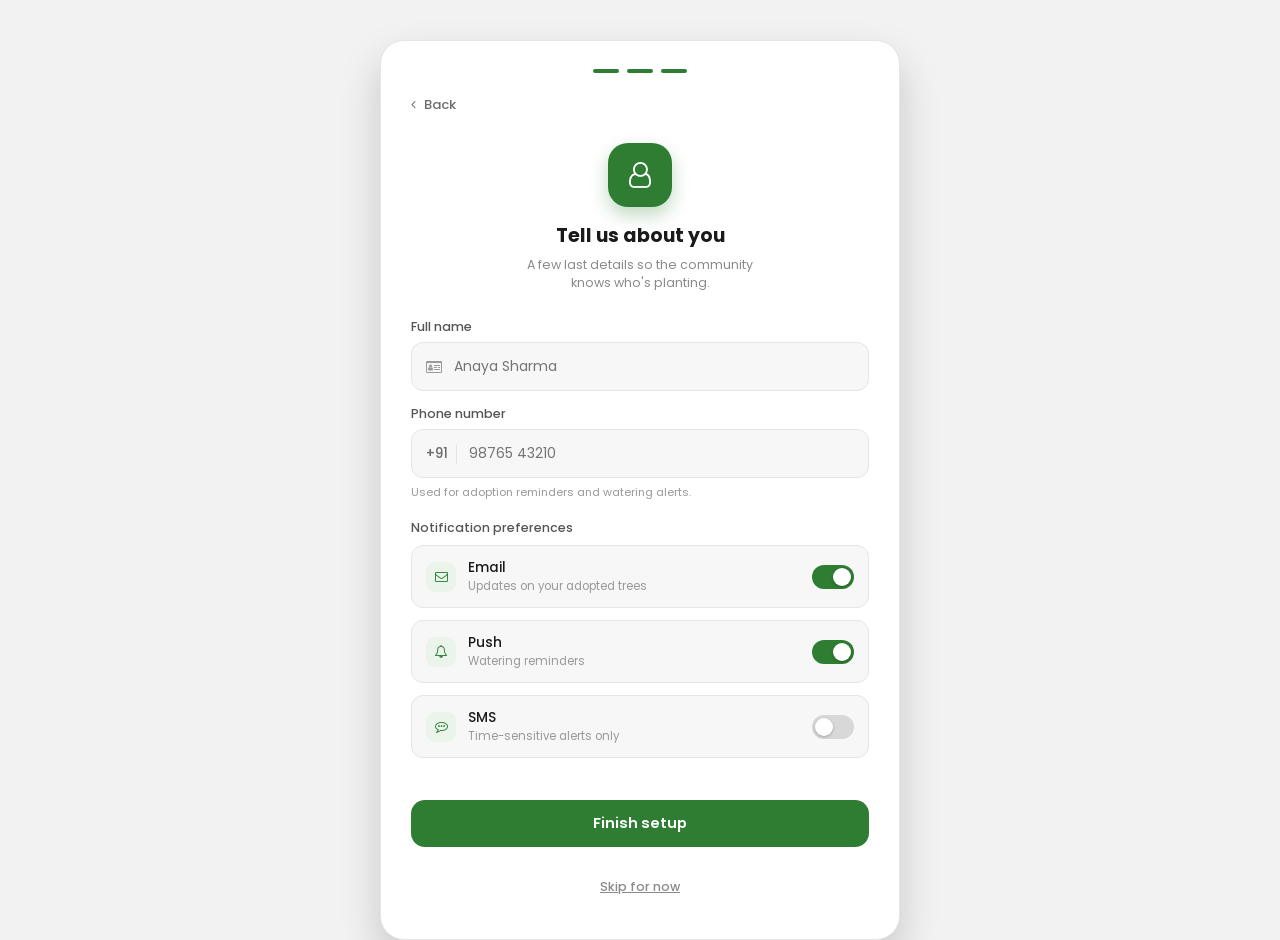
<file: templates/details.html>
<!DOCTYPE html>
<html lang="en">
<head>
<meta charset="utf-8" />
<title>Your Details · TreeSaathi</title>
<meta name="viewport" content="width=device-width, initial-scale=1, viewport-fit=cover" />
<link rel="preconnect" href="https://fonts.googleapis.com">
<link rel="preconnect" href="https://fonts.gstatic.com" crossorigin>
<link href="https://fonts.googleapis.com/css2?family=Poppins:wght@400;500;600;700&display=swap" rel="stylesheet">
<link rel="stylesheet" href="https://cdnjs.cloudflare.com/ajax/libs/font-awesome/4.7.0/css/font-awesome.min.css">
<style>
  /* ============ BASE ============ */
  * { box-sizing: border-box; }

  html, body {
    height: 100%;
    margin: 0;
    padding: 0;
  }

  body {
    font-family: 'Poppins', sans-serif;
    background: #f2f2f2;
    overscroll-behavior: none;
  }

  a { text-decoration: none; color: inherit; }
  button { font-family: inherit; }

  .app-shell {
    height: 100vh;
    height: 100dvh;
    width: 100%;
    margin: 0 auto;
    overflow: hidden;
    position: relative;
    display: flex;
    flex-direction: column;
    background: #fff;
  }

  @media (min-width: 640px) {
    .app-shell {
      max-width: 480px;
      height: min(100vh, 900px);
      height: min(100dvh, 900px);
      margin: 24px auto;
      border-radius: 24px;
      box-shadow: 0 20px 40px rgba(0, 0, 0, 0.18);
      border: 1px solid #e5e5e5;
    }
  }

  @media (min-width: 1024px) {
    .app-shell {
      max-width: 520px;
      margin: 40px auto;
    }
  }

  /* ============ DETAILS PAGE ============ */
  .signup-shell {
    flex: 1;
    min-height: 0;
    display: flex;
    flex-direction: column;
    padding: 0 30px;
    overflow-y: auto;
    -webkit-overflow-scrolling: touch;
  }

  .step-track {
    display: flex;
    justify-content: center;
    gap: 8px;
    padding-top: 28px;
    flex-shrink: 0;
  }

  .step-dot {
    width: 26px;
    height: 4px;
    border-radius: 2px;
    background: #e5e5e5;
  }

  .step-dot.active,
  .step-dot.done { background: #2e7d32; }

  .back-row {
    padding-top: 18px;
    flex-shrink: 0;
  }

  .back-btn {
    display: inline-flex;
    align-items: center;
    gap: 8px;
    background: none;
    border: none;
    color: #6b6b6b;
    font-size: 13px;
    font-weight: 500;
    cursor: pointer;
    padding: 0;
  }

  .back-btn:hover { color: #1a1a1a; }

  .signup-brand {
    display: flex;
    flex-direction: column;
    align-items: center;
    padding-top: 3vh;
    padding-bottom: 26px;
    text-align: center;
    flex-shrink: 0;
  }

  .signup-brand .icon-circle {
    width: 64px;
    height: 64px;
    border-radius: 20px;
    background: #2e7d32;
    color: #fff;
    display: flex;
    align-items: center;
    justify-content: center;
    font-size: 26px;
    margin-bottom: 14px;
    box-shadow: 0 8px 18px rgba(46, 125, 50, 0.3);
  }

  .signup-brand h1 {
    margin: 0 0 6px;
    font-size: 19px;
    font-weight: 700;
    color: #1a1a1a;
  }

  .signup-brand p {
    margin: 0;
    font-size: 12.5px;
    color: #8a8a8a;
    max-width: 260px;
  }

  #details-form {
    display: flex;
    flex-direction: column;
    gap: 14px;
    flex-shrink: 0;
    padding-bottom: 10px;
  }

  .form-group {
    display: flex;
    flex-direction: column;
    gap: 6px;
  }

  .form-group label {
    font-size: 12.5px;
    font-weight: 500;
    color: #555;
  }

  .input-wrap {
    display: flex;
    align-items: center;
    gap: 10px;
    background: #f7f7f7;
    border: 1px solid #e5e5e5;
    border-radius: 12px;
    padding: 12px 14px;
    transition: border-color 0.15s ease, background 0.15s ease;
  }

  .input-wrap:focus-within {
    border-color: #2e7d32;
    background: #fff;
  }

  .input-wrap i { color: #9a9a9a; font-size: 14px; width: 16px; text-align: center; }

  .input-wrap input {
    border: none;
    outline: none;
    background: none;
    font-family: inherit;
    font-size: 14px;
    color: #1a1a1a;
    width: 100%;
  }

  .input-wrap .country-code {
    font-size: 13.5px;
    color: #6b6b6b;
    font-weight: 500;
    padding-right: 8px;
    border-right: 1px solid #e5e5e5;
    flex-shrink: 0;
  }

  .field-hint {
    font-size: 11px;
    color: #999;
    margin: 0;
  }

  /* Notification preferences */
  .pref-section {
    display: flex;
    flex-direction: column;
    gap: 4px;
    margin-top: 4px;
  }

  .pref-section > label {
    font-size: 12.5px;
    font-weight: 500;
    color: #555;
    margin-bottom: 4px;
  }

  .pref-row {
    display: flex;
    align-items: center;
    justify-content: space-between;
    padding: 12px 14px;
    background: #f7f7f7;
    border: 1px solid #e5e5e5;
    border-radius: 12px;
  }

  .pref-row + .pref-row { margin-top: 8px; }

  .pref-copy { display: flex; align-items: center; gap: 12px; }

  .pref-copy i {
    width: 30px;
    height: 30px;
    border-radius: 9px;
    background: #eaf4ea;
    color: #2e7d32;
    display: flex;
    align-items: center;
    justify-content: center;
    font-size: 13px;
    flex-shrink: 0;
  }

  .pref-copy .pref-title {
    font-size: 13.5px;
    font-weight: 500;
    color: #1a1a1a;
  }

  .pref-copy .pref-sub {
    font-size: 11.5px;
    color: #999;
  }

  .switch {
    position: relative;
    width: 42px;
    height: 24px;
    flex-shrink: 0;
  }

  .switch input {
    opacity: 0;
    width: 0;
    height: 0;
  }

  .switch-track {
    position: absolute;
    inset: 0;
    background: #d8d8d8;
    border-radius: 999px;
    cursor: pointer;
    transition: background 0.18s ease;
  }

  .switch-track::before {
    content: '';
    position: absolute;
    width: 18px;
    height: 18px;
    left: 3px;
    top: 3px;
    background: #fff;
    border-radius: 50%;
    transition: transform 0.18s ease;
    box-shadow: 0 1px 3px rgba(0,0,0,0.25);
  }

  .switch input:checked + .switch-track {
    background: #2e7d32;
  }

  .switch input:checked + .switch-track::before {
    transform: translateX(18px);
  }

  .error-text {
    font-size: 12px;
    color: #c0392b;
    margin: -6px 0 0;
    min-height: 14px;
  }

  .btn-primary {
    margin-top: 6px;
    width: 100%;
    background: #2e7d32;
    color: #fff;
    border: none;
    border-radius: 14px;
    padding: 13px 0;
    font-size: 14.5px;
    font-weight: 600;
    cursor: pointer;
    transition: background 0.15s ease;
  }

  .btn-primary:hover { background: #256628; }
  .btn-primary:disabled { background: #a8c9aa; cursor: not-allowed; }

  .skip-row {
    text-align: center;
    padding: 16px 0 30px;
    flex-shrink: 0;
  }

  .skip-row button {
    background: none;
    border: none;
    color: #8a8a8a;
    font-size: 12.5px;
    font-weight: 500;
    cursor: pointer;
    text-decoration: underline;
  }
</style>
</head>
<body>
  <div class="app-shell">
    <div class="signup-shell">

      <div class="step-track">
        <div class="step-dot done"></div>
        <div class="step-dot done"></div>
        <div class="step-dot active"></div>
      </div>

      <div class="back-row">
        <button class="back-btn" type="button" onclick="window.location.href='/otp.html'">
          <i class="fa fa-angle-left" aria-hidden="true"></i> Back
        </button>
      </div>

      <div class="signup-brand">
        <div class="icon-circle"><i class="fa fa-user-o" aria-hidden="true"></i></div>
        <h1>Tell us about you</h1>
        <p>A few last details so the community knows who's planting.</p>
      </div>

      <form id="details-form" novalidate>
        <div class="form-group">
          <label for="name">Full name</label>
          <div class="input-wrap">
            <i class="fa fa-id-card-o" aria-hidden="true"></i>
            <input type="text" id="name" name="name" placeholder="Anaya Sharma" autocomplete="name">
          </div>
        </div>

        <div class="form-group">
          <label for="phone">Phone number</label>
          <div class="input-wrap">
            <span class="country-code">+91</span>
            <input type="tel" id="phone" name="phone" placeholder="98765 43210" autocomplete="tel" inputmode="numeric">
          </div>
          <p class="field-hint">Used for adoption reminders and watering alerts.</p>
        </div>

        <div class="pref-section">
          <label>Notification preferences</label>

          <div class="pref-row">
            <div class="pref-copy">
              <i class="fa fa-envelope-o" aria-hidden="true"></i>
              <div>
                <div class="pref-title">Email</div>
                <div class="pref-sub">Updates on your adopted trees</div>
              </div>
            </div>
            <label class="switch">
              <input type="checkbox" id="notifyEmail" checked>
              <span class="switch-track"></span>
            </label>
          </div>

          <div class="pref-row">
            <div class="pref-copy">
              <i class="fa fa-bell-o" aria-hidden="true"></i>
              <div>
                <div class="pref-title">Push</div>
                <div class="pref-sub">Watering reminders</div>
              </div>
            </div>
            <label class="switch">
              <input type="checkbox" id="notifyPush" checked>
              <span class="switch-track"></span>
            </label>
          </div>

          <div class="pref-row">
            <div class="pref-copy">
              <i class="fa fa-commenting-o" aria-hidden="true"></i>
              <div>
                <div class="pref-title">SMS</div>
                <div class="pref-sub">Time-sensitive alerts only</div>
              </div>
            </div>
            <label class="switch">
              <input type="checkbox" id="notifySms">
              <span class="switch-track"></span>
            </label>
          </div>
        </div>

        <p class="error-text" id="errorText"></p>

        <button type="submit" class="btn-primary">Finish setup</button>
      </form>

      <div class="skip-row">
        <button type="button" id="skipBtn">Skip for now</button>
      </div>
    </div>
  </div>

<script>
  const form = document.getElementById('details-form');
  const nameInput = document.getElementById('name');
  const phoneInput = document.getElementById('phone');
  const notifyEmail = document.getElementById('notifyEmail');
  const notifyPush = document.getElementById('notifyPush');
  const notifySms = document.getElementById('notifySms');
  const errorText = document.getElementById('errorText');
  const skipBtn = document.getElementById('skipBtn');

  async function submitDetails(payload) {
    // Replace with your real profile-completion endpoint:
    // const res = await fetch('/api/users/me', {
    //   method: 'PATCH',
    //   headers: { 'Content-Type': 'application/json' },
    //   body: JSON.stringify(payload)
    // });
    // if (!res.ok) throw new Error((await res.json()).message);

    sessionStorage.removeItem('signup_email');
    window.location.href = '/home';
  }

  form.addEventListener('submit', async (e) => {
    e.preventDefault();
    errorText.textContent = '';

    const name = nameInput.value.trim();
    const phone = phoneInput.value.trim();

    if (name.length < 2) {
      errorText.textContent = 'Enter your full name.';
      return;
    }
    if (phone && !/^\d{7,10}$/.test(phone.replace(/\s+/g, ''))) {
      errorText.textContent = 'Enter a valid phone number.';
      return;
    }

    try {
      await submitDetails({
        name,
        phone: phone ? `+91${phone.replace(/\s+/g, '')}` : null,
        notification_preferences: {
          email: notifyEmail.checked,
          push: notifyPush.checked,
          sms: notifySms.checked
        }
      });
    } catch (err) {
      errorText.textContent = err.message || 'Something went wrong. Please try again.';
    }
  });

  skipBtn.addEventListener('click', async () => {
    errorText.textContent = '';
    try {
      await submitDetails({
        notification_preferences: {
          email: notifyEmail.checked,
          push: notifyPush.checked,
          sms: notifySms.checked
        }
      });
    } catch (err) {
      errorText.textContent = err.message || 'Something went wrong. Please try again.';
    }
  });
</script>
</body>
</html>
</file>
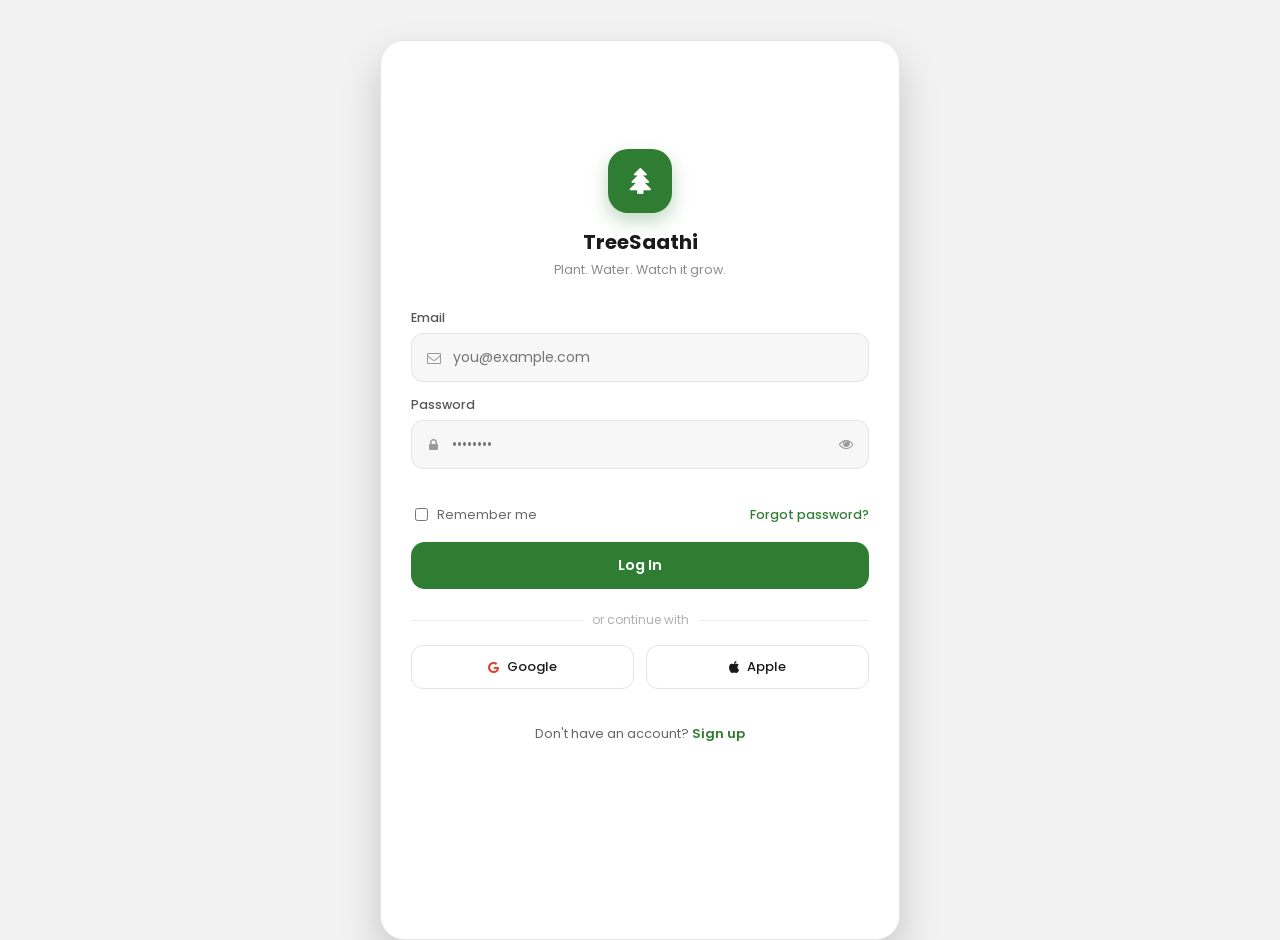
<file: templates/login.html>
<!DOCTYPE html>
<html lang="en">
<head>
  <meta charset="utf-8" />
  <title>Log In · TreeSaathi</title>
  <meta name="viewport" content="width=device-width, initial-scale=1, viewport-fit=cover" />
  <link rel="stylesheet" href="/css/base.css">
  <link rel="stylesheet" href="/css/login.css">
  <link rel="preconnect" href="https://fonts.googleapis.com">
  <link rel="preconnect" href="https://fonts.gstatic.com" crossorigin>
  <link href="https://fonts.googleapis.com/css2?family=Poppins:wght@400;500;600;700&display=swap" rel="stylesheet">
  <link rel="stylesheet" href="https://cdnjs.cloudflare.com/ajax/libs/font-awesome/4.7.0/css/font-awesome.min.css">
</head>
<body>
  <div class="app-shell">
    <div class="login-shell">
      <div class="login-brand">
        <div class="icon-circle"><i class="fa fa-tree" aria-hidden="true"></i></div>
        <h1>TreeSaathi</h1>
        <p>Plant. Water. Watch it grow.</p>
      </div>

      <form id="login-form" novalidate>
        <div class="form-group">
          <label for="email">Email</label>
          <div class="input-wrap">
            <i class="fa fa-envelope-o" aria-hidden="true"></i>
            <input type="email" id="email" name="email" placeholder="you@example.com" autocomplete="username">
          </div>
        </div>

        <div class="form-group">
          <label for="password">Password</label>
          <div class="input-wrap">
            <i class="fa fa-lock" aria-hidden="true"></i>
            <input type="password" id="password" name="password" placeholder="••••••••" autocomplete="current-password">
            <button type="button" class="toggle-visibility" id="toggleVisibility" aria-label="Show password">
              <i class="fa fa-eye" aria-hidden="true"></i>
            </button>
          </div>
        </div>

        <p class="error-text" id="errorText"></p>

        <div class="form-row">
          <label class="remember-me">
            <input type="checkbox" id="rememberMe">
            Remember me
          </label>
          <a href="#" class="forgot-link">Forgot password?</a>
        </div>

        <button type="submit" class="btn-login">Log In</button>
      </form>

      <div class="divider">or continue with</div>

      <div class="social-row">
        <button class="btn-social" type="button"><i class="fa fa-google" aria-hidden="true"></i> Google</button>
        <button class="btn-social" type="button"><i class="fa fa-apple" aria-hidden="true"></i> Apple</button>
      </div>

      <p class="signup-row">Don't have an account? <a href="/signup">Sign up</a></p>
    </div>
  </div>

  <script type="module" src="/script/login.js"></script>
</body>
</html>
</file>
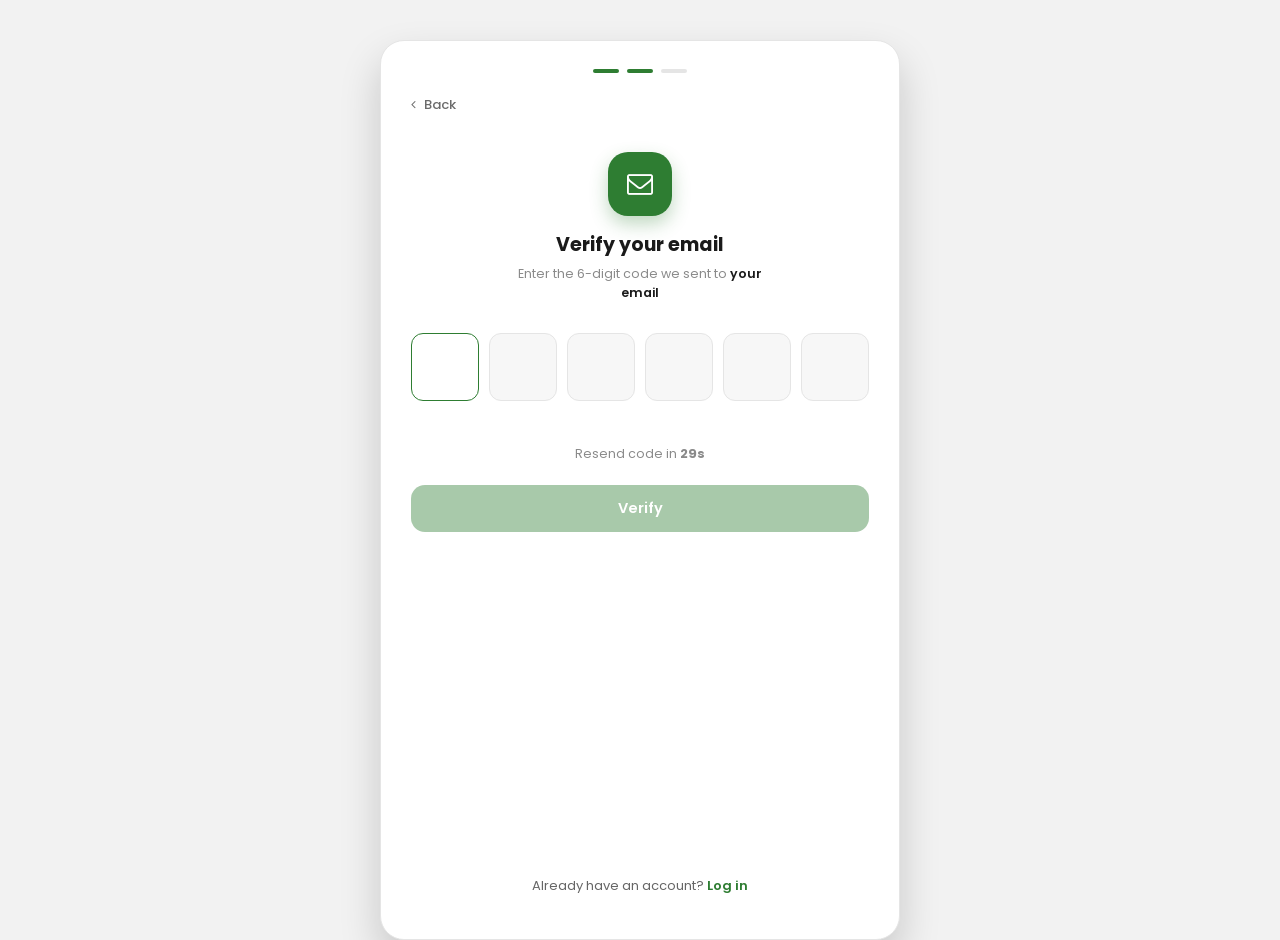
<file: templates/otp.html>
<!DOCTYPE html>
<html lang="en">
<head>
<meta charset="utf-8" />
<title>Verify Email · TreeSaathi</title>
<meta name="viewport" content="width=device-width, initial-scale=1, viewport-fit=cover" />
<link rel="preconnect" href="https://fonts.googleapis.com">
<link rel="preconnect" href="https://fonts.gstatic.com" crossorigin>
<link href="https://fonts.googleapis.com/css2?family=Poppins:wght@400;500;600;700&display=swap" rel="stylesheet">
<link rel="stylesheet" href="https://cdnjs.cloudflare.com/ajax/libs/font-awesome/4.7.0/css/font-awesome.min.css">
<style>
  /* ============ BASE ============ */
  * { box-sizing: border-box; }

  html, body {
    height: 100%;
    margin: 0;
    padding: 0;
  }

  body {
    font-family: 'Poppins', sans-serif;
    background: #f2f2f2;
    overscroll-behavior: none;
  }

  a { text-decoration: none; color: inherit; }
  button { font-family: inherit; }

  .app-shell {
    height: 100vh;
    height: 100dvh;
    width: 100%;
    margin: 0 auto;
    overflow: hidden;
    position: relative;
    display: flex;
    flex-direction: column;
    background: #fff;
  }

  @media (min-width: 640px) {
    .app-shell {
      max-width: 480px;
      height: min(100vh, 900px);
      height: min(100dvh, 900px);
      margin: 24px auto;
      border-radius: 24px;
      box-shadow: 0 20px 40px rgba(0, 0, 0, 0.18);
      border: 1px solid #e5e5e5;
    }
  }

  @media (min-width: 1024px) {
    .app-shell {
      max-width: 520px;
      margin: 40px auto;
    }
  }

  /* ============ OTP PAGE ============ */
  .signup-shell {
    flex: 1;
    min-height: 0;
    display: flex;
    flex-direction: column;
    padding: 0 30px;
    overflow-y: auto;
    -webkit-overflow-scrolling: touch;
  }

  .step-track {
    display: flex;
    justify-content: center;
    gap: 8px;
    padding-top: 28px;
    flex-shrink: 0;
  }

  .step-dot {
    width: 26px;
    height: 4px;
    border-radius: 2px;
    background: #e5e5e5;
  }

  .step-dot.active { background: #2e7d32; }
  .step-dot.done { background: #2e7d32; }

  .back-row {
    padding-top: 18px;
    flex-shrink: 0;
  }

  .back-btn {
    display: inline-flex;
    align-items: center;
    gap: 8px;
    background: none;
    border: none;
    color: #6b6b6b;
    font-size: 13px;
    font-weight: 500;
    cursor: pointer;
    padding: 0;
  }

  .back-btn:hover { color: #1a1a1a; }

  .signup-brand {
    display: flex;
    flex-direction: column;
    align-items: center;
    padding-top: 4vh;
    padding-bottom: 30px;
    text-align: center;
    flex-shrink: 0;
  }

  .signup-brand .icon-circle {
    width: 64px;
    height: 64px;
    border-radius: 20px;
    background: #2e7d32;
    color: #fff;
    display: flex;
    align-items: center;
    justify-content: center;
    font-size: 26px;
    margin-bottom: 14px;
    box-shadow: 0 8px 18px rgba(46, 125, 50, 0.3);
  }

  .signup-brand h1 {
    margin: 0 0 6px;
    font-size: 19px;
    font-weight: 700;
    color: #1a1a1a;
  }

  .signup-brand p {
    margin: 0;
    font-size: 12.5px;
    color: #8a8a8a;
    max-width: 280px;
    line-height: 1.5;
  }

  .signup-brand p strong {
    color: #1a1a1a;
    font-weight: 600;
  }

  #otp-form {
    display: flex;
    flex-direction: column;
    gap: 18px;
    flex-shrink: 0;
  }

  .otp-boxes {
    display: flex;
    justify-content: space-between;
    gap: 10px;
  }

  .otp-boxes input {
    width: 100%;
    aspect-ratio: 1 / 1;
    text-align: center;
    font-size: 20px;
    font-weight: 600;
    color: #1a1a1a;
    background: #f7f7f7;
    border: 1px solid #e5e5e5;
    border-radius: 12px;
    outline: none;
    transition: border-color 0.15s ease, background 0.15s ease;
  }

  .otp-boxes input:focus {
    border-color: #2e7d32;
    background: #fff;
  }

  .otp-boxes input.filled {
    border-color: #cfe4cf;
  }

  .error-text {
    font-size: 12px;
    color: #c0392b;
    margin: -6px 0 0;
    min-height: 14px;
    text-align: center;
  }

  .resend-row {
    text-align: center;
    font-size: 12.5px;
    color: #8a8a8a;
  }

  .resend-row button {
    background: none;
    border: none;
    color: #2e7d32;
    font-weight: 600;
    font-size: 12.5px;
    cursor: pointer;
    padding: 0;
  }

  .resend-row button:disabled {
    color: #b0b0b0;
    cursor: not-allowed;
  }

  .btn-primary {
    margin-top: 4px;
    width: 100%;
    background: #2e7d32;
    color: #fff;
    border: none;
    border-radius: 14px;
    padding: 13px 0;
    font-size: 14.5px;
    font-weight: 600;
    cursor: pointer;
    transition: background 0.15s ease;
  }

  .btn-primary:hover { background: #256628; }
  .btn-primary:disabled { background: #a8c9aa; cursor: not-allowed; }

  .login-row {
    text-align: center;
    font-size: 13px;
    color: #666;
    padding: 22px 0 30px;
    flex-shrink: 0;
    margin-top: auto;
  }

  .login-row a { color: #2e7d32; font-weight: 600; }
</style>
</head>
<body>
  <div class="app-shell">
    <div class="signup-shell">

      <div class="step-track">
        <div class="step-dot done"></div>
        <div class="step-dot active"></div>
        <div class="step-dot"></div>
      </div>

      <div class="back-row">
        <button class="back-btn" type="button" onclick="window.location.href='/signup.html'">
          <i class="fa fa-angle-left" aria-hidden="true"></i> Back
        </button>
      </div>

      <div class="signup-brand">
        <div class="icon-circle"><i class="fa fa-envelope-o" aria-hidden="true"></i></div>
        <h1>Verify your email</h1>
        <p>Enter the 6-digit code we sent to <strong id="emailTarget">your email</strong></p>
      </div>

      <form id="otp-form" novalidate>
        <div class="otp-boxes" id="otpBoxes">
          <input type="text" inputmode="numeric" maxlength="1" autocomplete="one-time-code" />
          <input type="text" inputmode="numeric" maxlength="1" />
          <input type="text" inputmode="numeric" maxlength="1" />
          <input type="text" inputmode="numeric" maxlength="1" />
          <input type="text" inputmode="numeric" maxlength="1" />
          <input type="text" inputmode="numeric" maxlength="1" />
        </div>

        <p class="error-text" id="errorText"></p>

        <div class="resend-row">
          <span id="resendLabel">Resend code in <strong id="resendTimer">30s</strong></span>
          <button type="button" id="resendBtn" style="display:none;">Resend code</button>
        </div>

        <button type="submit" class="btn-primary" id="verifyBtn" disabled>Verify</button>
      </form>

      <p class="login-row">Already have an account? <a href="/login.html">Log in</a></p>
    </div>
  </div>

<script type="module" src="/script/otp.js"></script>
</body>
</html>
</file>
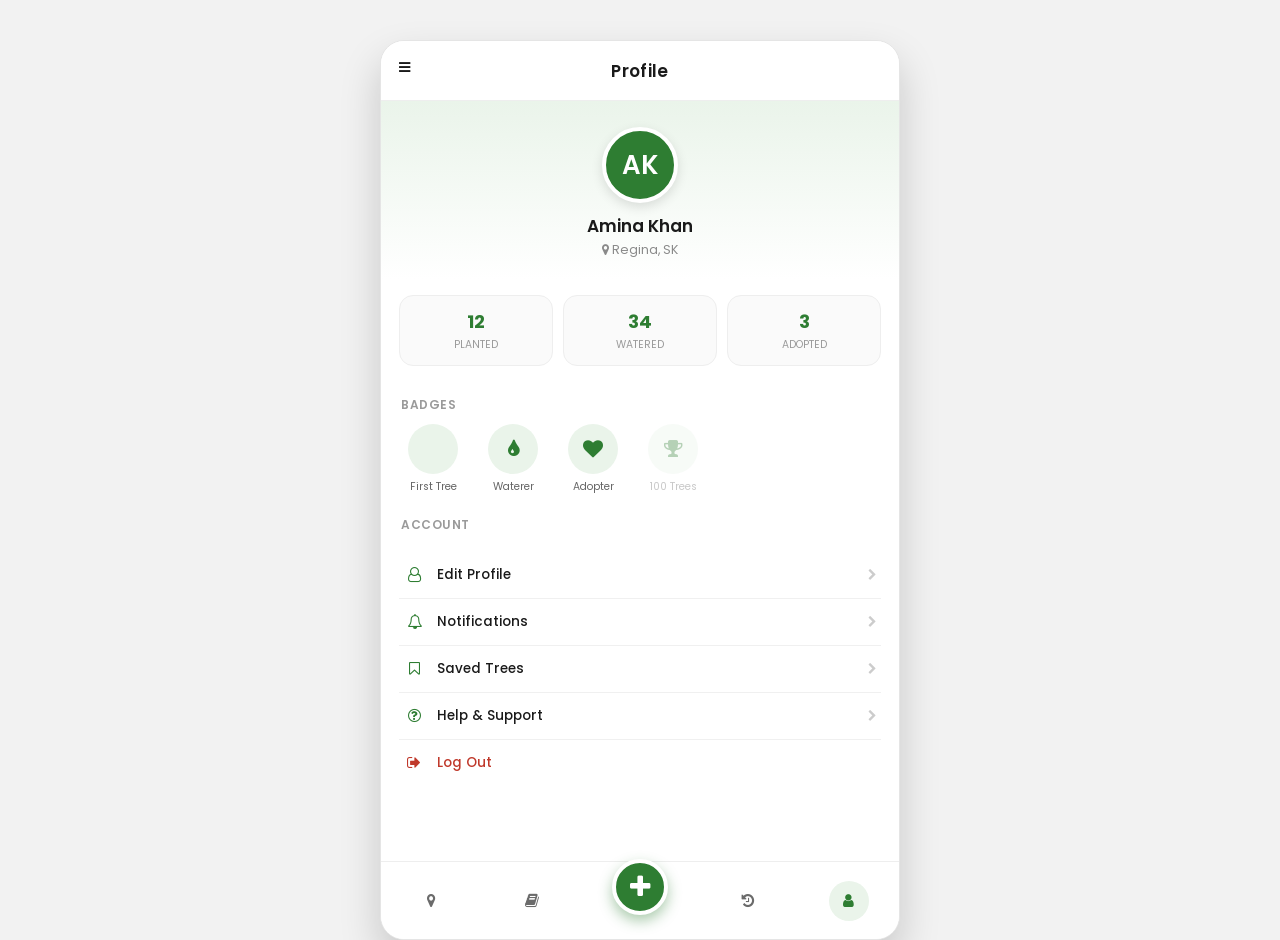
<file: templates/profile.html>
<!DOCTYPE html>
<html lang="en">
<head>
  <meta charset="utf-8" />
  <title>Profile · TreeSaathi</title>
  <meta name="viewport" content="width=device-width, initial-scale=1, viewport-fit=cover" />
  <link rel="stylesheet" href="/css/base.css">
  <link rel="stylesheet" href="/css/profile.css">
  <link rel="preconnect" href="https://fonts.googleapis.com">
  <link rel="preconnect" href="https://fonts.gstatic.com" crossorigin>
  <link href="https://fonts.googleapis.com/css2?family=Poppins:wght@400;500;600;700&display=swap" rel="stylesheet">
  <link rel="stylesheet" href="https://cdnjs.cloudflare.com/ajax/libs/font-awesome/4.7.0/css/font-awesome.min.css">
</head>
<body>
  <div class="app-shell">
    <div id="menubar">
      <button class="burger-btn" aria-label="Menu">
        <i class="fa fa-bars" aria-hidden="true"></i>
      </button>
      <h2>Profile</h2>
    </div>

    <div id="content">
      <div id="profile-header">
        <div class="avatar" id="avatarInitials">A</div>
        <h3 id="profileName">Amina Khan</h3>
        <p id="profileLocation"><i class="fa fa-map-marker" aria-hidden="true"></i> Regina, SK</p>
      </div>

      <div id="stats-row">
        <div class="stat-card">
          <div class="stat-value">12</div>
          <div class="stat-label">PLANTED</div>
        </div>
        <div class="stat-card">
          <div class="stat-value">34</div>
          <div class="stat-label">WATERED</div>
        </div>
        <div class="stat-card">
          <div class="stat-value">3</div>
          <div class="stat-label">ADOPTED</div>
        </div>
      </div>

      <div id="badges-section">
        <p class="section-title">Badges</p>
        <div id="badges-row">
          <div class="badge">
            <div class="icon-circle"><i class="fa fa-seedling" aria-hidden="true"></i></div>
            <span>First Tree</span>
          </div>
          <div class="badge">
            <div class="icon-circle"><i class="fa fa-tint" aria-hidden="true"></i></div>
            <span>Waterer</span>
          </div>
          <div class="badge">
            <div class="icon-circle"><i class="fa fa-heart" aria-hidden="true"></i></div>
            <span>Adopter</span>
          </div>
          <div class="badge locked">
            <div class="icon-circle"><i class="fa fa-trophy" aria-hidden="true"></i></div>
            <span>100 Trees</span>
          </div>
        </div>
      </div>

      <p class="section-title" style="padding-left: 18px;">Account</p>
      <div id="settings-list">
        <div class="settings-item">
          <i class="fa fa-user-o" aria-hidden="true"></i>
          <span>Edit Profile</span>
          <i class="fa fa-chevron-right" aria-hidden="true"></i>
        </div>
        <div class="settings-item">
          <i class="fa fa-bell-o" aria-hidden="true"></i>
          <span>Notifications</span>
          <i class="fa fa-chevron-right" aria-hidden="true"></i>
        </div>
        <div class="settings-item">
          <i class="fa fa-bookmark-o" aria-hidden="true"></i>
          <span>Saved Trees</span>
          <i class="fa fa-chevron-right" aria-hidden="true"></i>
        </div>
        <div class="settings-item">
          <i class="fa fa-question-circle-o" aria-hidden="true"></i>
          <span>Help &amp; Support</span>
          <i class="fa fa-chevron-right" aria-hidden="true"></i>
        </div>
        <div class="settings-item danger" id="logoutBtn">
          <i class="fa fa-sign-out" aria-hidden="true"></i>
          <span>Log Out</span>
        </div>
      </div>
    </div>

    <div id="toolbar">
      <a href="/"><button><i class="fa fa-map-marker" aria-hidden="true"></i></button></a>
      <a href="/dictionary"><button><i class="fa fa-book" aria-hidden="true"></i></button></a>
      <a href="/"><button class="fab"><i class="fa fa-plus" aria-hidden="true"></i></button></a>
      <a href="/history"><button><i class="fa fa-history" aria-hidden="true"></i></button></a>
      <a href="/profile"><button class="active"><i class="fa fa-user" aria-hidden="true"></i></button></a>
    </div>
  </div>

  <script type="module" src="/script/profile.js"></script>
</body>
</html>
</file>
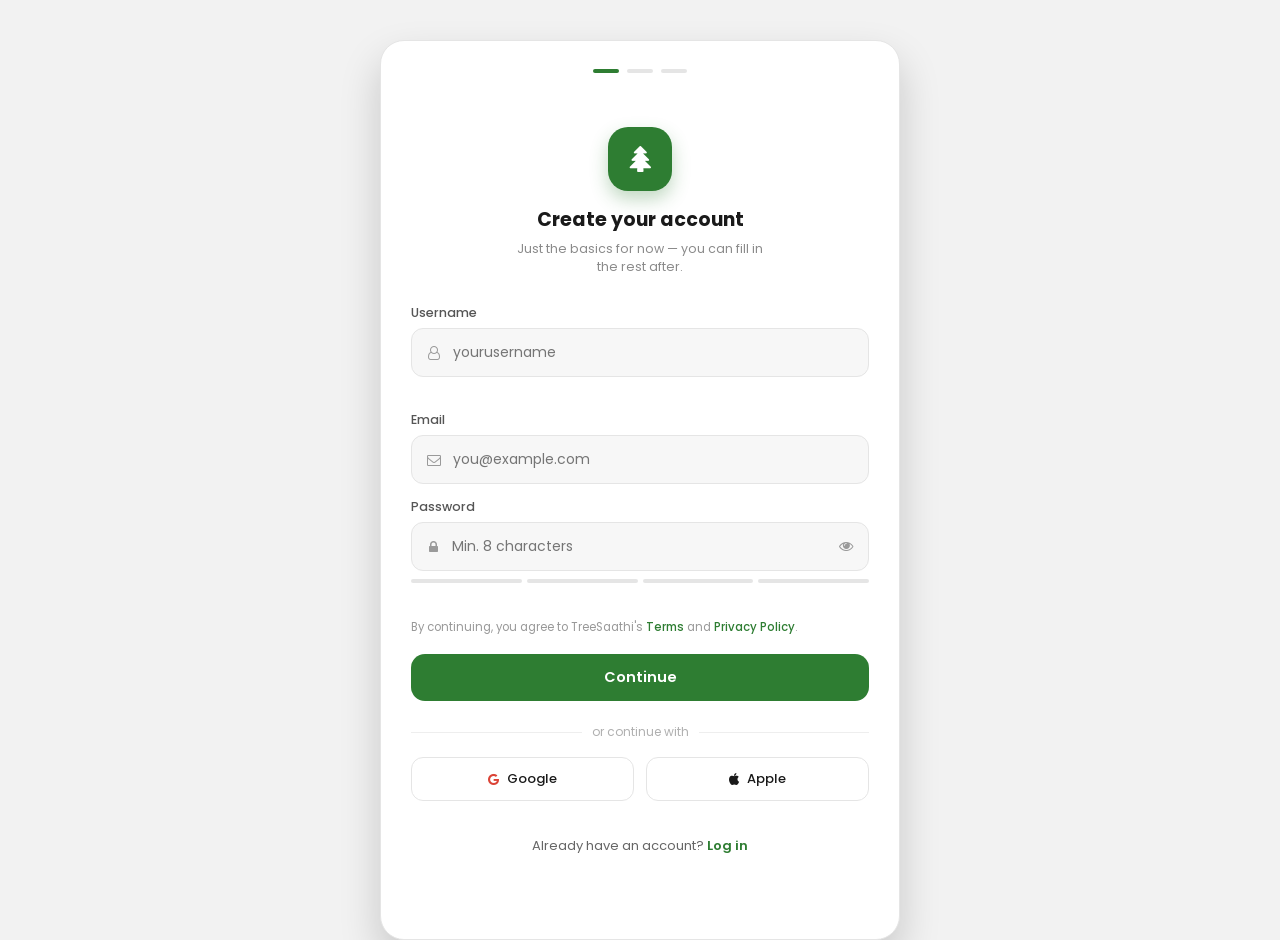
<file: templates/signup.html>
<!DOCTYPE html>
<html lang="en">
<head>
<meta charset="utf-8" />
<title>Sign Up · TreeSaathi</title>
<meta name="viewport" content="width=device-width, initial-scale=1, viewport-fit=cover" />
<link rel="preconnect" href="https://fonts.googleapis.com">
<link rel="preconnect" href="https://fonts.gstatic.com" crossorigin>
<link href="https://fonts.googleapis.com/css2?family=Poppins:wght@400;500;600;700&display=swap" rel="stylesheet">
<link rel="stylesheet" href="https://cdnjs.cloudflare.com/ajax/libs/font-awesome/4.7.0/css/font-awesome.min.css">
<style>
  /* ============ BASE ============ */
  * { box-sizing: border-box; }

  html, body {
    height: 100%;
    margin: 0;
    padding: 0;
  }

  body {
    font-family: 'Poppins', sans-serif;
    background: #f2f2f2;
    overscroll-behavior: none;
  }

  a { text-decoration: none; color: inherit; }
  button { font-family: inherit; }

  .app-shell {
    height: 100vh;
    height: 100dvh;
    width: 100%;
    margin: 0 auto;
    overflow: hidden;
    position: relative;
    display: flex;
    flex-direction: column;
    background: #fff;
  }

  @media (min-width: 640px) {
    .app-shell {
      max-width: 480px;
      height: min(100vh, 900px);
      height: min(100dvh, 900px);
      margin: 24px auto;
      border-radius: 24px;
      box-shadow: 0 20px 40px rgba(0, 0, 0, 0.18);
      border: 1px solid #e5e5e5;
    }
  }

  @media (min-width: 1024px) {
    .app-shell {
      max-width: 520px;
      margin: 40px auto;
    }
  }

  /* ============ SIGNUP PAGE ============ */
  .signup-shell {
    flex: 1;
    min-height: 0;
    display: flex;
    flex-direction: column;
    padding: 0 30px;
    overflow-y: auto;
    -webkit-overflow-scrolling: touch;
  }

  .step-track {
    display: flex;
    justify-content: center;
    gap: 8px;
    padding-top: 28px;
    flex-shrink: 0;
  }

  .step-dot {
    width: 26px;
    height: 4px;
    border-radius: 2px;
    background: #e5e5e5;
  }

  .step-dot.active { background: #2e7d32; }

  .signup-brand {
    display: flex;
    flex-direction: column;
    align-items: center;
    padding-top: 6vh;
    padding-bottom: 28px;
    text-align: center;
    flex-shrink: 0;
  }

  .signup-brand .icon-circle {
    width: 64px;
    height: 64px;
    border-radius: 20px;
    background: #2e7d32;
    color: #fff;
    display: flex;
    align-items: center;
    justify-content: center;
    font-size: 26px;
    margin-bottom: 14px;
    box-shadow: 0 8px 18px rgba(46, 125, 50, 0.3);
  }

  .signup-brand h1 {
    margin: 0 0 6px;
    font-size: 19px;
    font-weight: 700;
    color: #1a1a1a;
  }

  .signup-brand p {
    margin: 0;
    font-size: 12.5px;
    color: #8a8a8a;
    max-width: 260px;
  }

  #signup-form {
    display: flex;
    flex-direction: column;
    gap: 14px;
    flex-shrink: 0;
  }

  .form-group {
    display: flex;
    flex-direction: column;
    gap: 6px;
  }

  .form-group label {
    font-size: 12.5px;
    font-weight: 500;
    color: #555;
  }

  .input-wrap {
    display: flex;
    align-items: center;
    gap: 10px;
    background: #f7f7f7;
    border: 1px solid #e5e5e5;
    border-radius: 12px;
    padding: 12px 14px;
    transition: border-color 0.15s ease, background 0.15s ease;
  }

  .input-wrap:focus-within {
    border-color: #2e7d32;
    background: #fff;
  }

  .input-wrap i { color: #9a9a9a; font-size: 14px; width: 16px; text-align: center; }

  .input-wrap input {
    border: none;
    outline: none;
    background: none;
    font-family: inherit;
    font-size: 14px;
    color: #1a1a1a;
    width: 100%;
  }

  .toggle-visibility {
    background: none;
    border: none;
    color: #9a9a9a;
    cursor: pointer;
    font-size: 13px;
    padding: 0;
  }

  .hint-text {
    font-size: 11.5px;
    color: #999;
    margin: 0;
    min-height: 14px;
  }

  .hint-text.taken { color: #c0392b; }
  .hint-text.available { color: #2e7d32; }

  .strength-meter {
    display: flex;
    gap: 5px;
    margin-top: 2px;
  }

  .strength-meter span {
    flex: 1;
    height: 4px;
    border-radius: 2px;
    background: #e5e5e5;
    transition: background 0.2s ease;
  }

  .strength-meter.weak span:nth-child(1) { background: #c0392b; }
  .strength-meter.fair span:nth-child(1),
  .strength-meter.fair span:nth-child(2) { background: #e6a23c; }
  .strength-meter.good span:nth-child(1),
  .strength-meter.good span:nth-child(2),
  .strength-meter.good span:nth-child(3) { background: #2e7d32; }
  .strength-meter.strong span { background: #2e7d32; }

  .error-text {
    font-size: 12px;
    color: #c0392b;
    margin: -6px 0 0;
    min-height: 14px;
  }

  .terms-text {
    font-size: 11.5px;
    color: #999;
    line-height: 1.5;
    margin: 0;
  }

  .terms-text a { color: #2e7d32; font-weight: 500; }

  .btn-primary {
    margin-top: 4px;
    width: 100%;
    background: #2e7d32;
    color: #fff;
    border: none;
    border-radius: 14px;
    padding: 13px 0;
    font-size: 14.5px;
    font-weight: 600;
    cursor: pointer;
    transition: background 0.15s ease;
  }

  .btn-primary:hover { background: #256628; }
  .btn-primary:disabled { background: #a8c9aa; cursor: not-allowed; }

  .divider {
    display: flex;
    align-items: center;
    gap: 10px;
    margin: 22px 0 16px;
    color: #b0b0b0;
    font-size: 12px;
    flex-shrink: 0;
  }

  .divider::before, .divider::after {
    content: '';
    flex: 1;
    height: 1px;
    background: #eee;
  }

  .social-row { display: flex; gap: 12px; flex-shrink: 0; }

  .btn-social {
    flex: 1;
    display: flex;
    align-items: center;
    justify-content: center;
    gap: 8px;
    border: 1px solid #e5e5e5;
    background: #fff;
    border-radius: 12px;
    padding: 11px 0;
    font-size: 13px;
    font-weight: 500;
    color: #1a1a1a;
    cursor: pointer;
  }

  .btn-social:hover { background: #fafafa; }
  .btn-social i.fa-google { color: #db4437; }
  .btn-social i.fa-apple { color: #1a1a1a; }

  .login-row {
    text-align: center;
    font-size: 13px;
    color: #666;
    padding: 22px 0 30px;
    flex-shrink: 0;
  }

  .login-row a { color: #2e7d32; font-weight: 600; }
</style>
</head>
<body>
  <div class="app-shell">
    <div class="signup-shell">

      <div class="step-track">
        <div class="step-dot active"></div>
        <div class="step-dot"></div>
        <div class="step-dot"></div>
      </div>

      <div class="signup-brand">
        <div class="icon-circle"><i class="fa fa-tree" aria-hidden="true"></i></div>
        <h1>Create your account</h1>
        <p>Just the basics for now — you can fill in the rest after.</p>
      </div>

      <form id="signup-form" novalidate>
        <div class="form-group">
          <label for="username">Username</label>
          <div class="input-wrap">
            <i class="fa fa-user-o" aria-hidden="true"></i>
            <input type="text" id="username" name="username" placeholder="yourusername" autocomplete="username">
          </div>
          <p class="hint-text" id="usernameHint"></p>
        </div>

        <div class="form-group">
          <label for="email">Email</label>
          <div class="input-wrap">
            <i class="fa fa-envelope-o" aria-hidden="true"></i>
            <input type="email" id="email" name="email" placeholder="you@example.com" autocomplete="email">
          </div>
        </div>

        <div class="form-group">
          <label for="password">Password</label>
          <div class="input-wrap">
            <i class="fa fa-lock" aria-hidden="true"></i>
            <input type="password" id="password" name="password" placeholder="Min. 8 characters" autocomplete="new-password">
            <button type="button" class="toggle-visibility" id="toggleVisibility" aria-label="Show password">
              <i class="fa fa-eye" aria-hidden="true"></i>
            </button>
          </div>
          <div class="strength-meter" id="strengthMeter">
            <span></span><span></span><span></span><span></span>
          </div>
        </div>

        <p class="error-text" id="errorText"></p>

        <p class="terms-text">
          By continuing, you agree to TreeSaathi's <a href="#">Terms</a> and <a href="#">Privacy Policy</a>.
        </p>

        <button type="submit" class="btn-primary">Continue</button>
      </form>

      <div class="divider">or continue with</div>

      <div class="social-row">
        <button class="btn-social" type="button"><i class="fa fa-google" aria-hidden="true"></i> Google</button>
        <button class="btn-social" type="button"><i class="fa fa-apple" aria-hidden="true"></i> Apple</button>
      </div>

      <p class="login-row">Already have an account? <a href="/login.html">Log in</a></p>
    </div>
  </div>
  <script type="module" src="/script/signup.js"></script>
</body>
</html>
</file>
<file: css/base.css>
* { box-sizing: border-box; }

html, body {
  height: 100%;
  margin: 0;
  padding: 0;
}

body {
  font-family: 'Poppins', sans-serif;
  background: #f2f2f2;
  overscroll-behavior: none;
}

a { text-decoration: none; color: inherit; }
button { font-family: inherit; }

/* ---------- APP SHELL ---------- */
.app-shell {
  height: 100vh;
  height: 100dvh;
  width: 100%;
  margin: 0 auto;
  overflow: hidden;
  position: relative;
  display: flex;
  flex-direction: column;
  background: #fff;
}

@media (min-width: 640px) {
  .app-shell {
    max-width: 480px;
    height: min(100vh, 900px);
    height: min(100dvh, 900px);
    margin: 24px auto;
    border-radius: 24px;
    box-shadow: 0 20px 40px rgba(0, 0, 0, 0.18);
    border: 1px solid #e5e5e5;
  }
}

@media (min-width: 1024px) {
  .app-shell {
    max-width: 520px;
    margin: 40px auto;
  }
}

/* ---------- MENU BAR ---------- */
#menubar {
  height: 60px;
  flex-shrink: 0;
  display: flex;
  align-items: center;
  padding: 0 18px;
  padding-top: env(safe-area-inset-top, 0);
  background: #fff;
  border-bottom: 1px solid #eee;
  z-index: 10;
  position: relative;
}

#menubar h2 {
  position: absolute;
  left: 50%;
  transform: translateX(-50%);
  margin: 0;
  font-size: 17px;
  font-weight: 600;
  color: #1a1a1a;
  letter-spacing: 0.3px;
}

.burger-btn, .icon-btn {
  background: none;
  border: none;
  cursor: pointer;
  z-index: 2;
  color: #1a1a1a;
}

.burger-btn {
  width: 26px;
  height: 20px;
  padding: 0;
  display: flex;
  flex-direction: column;
  justify-content: space-between;
}

.burger-btn span {
  display: block;
  height: 2.5px;
  width: 100%;
  background: #1a1a1a;
  border-radius: 2px;
}

.icon-btn {
  width: 36px;
  height: 36px;
  display: flex;
  align-items: center;
  justify-content: center;
  font-size: 16px;
  border-radius: 50%;
  margin-left: auto;
}

.icon-btn:hover { background: #f2f2f2; }

/* ---------- SCROLLABLE CONTENT AREA ---------- */
#content {
  flex: 1;
  width: 100%;
  min-height: 0;
  overflow-y: auto;
  -webkit-overflow-scrolling: touch;
}

/* ---------- TOOLBAR ---------- */
#toolbar {
  height: 78px;
  flex-shrink: 0;
  display: flex;
  align-items: center;
  justify-content: space-around;
  background: #fff;
  border-top: 1px solid #eee;
  padding-bottom: env(safe-area-inset-bottom, 0);
  position: relative;
  z-index: 20;
}

#toolbar button {
  background: none;
  border: none;
  width: 40px;
  height: 40px;
  border-radius: 50%;
  color: #6b6b6b;
  font-size: 15px;
  font-weight: 500;
  cursor: pointer;
  transition: background 0.15s ease, color 0.15s ease;
}

#toolbar button.active {
  color: #2e7d32;
  background: #eaf4ea;
}

#toolbar button.fab {
  width: 56px;
  height: 56px;
  background: #2e7d32;
  color: #fff;
  font-size: 26px;
  font-weight: 400;
  display: flex;
  align-items: center;
  justify-content: center;
  transform: translateY(-14px);
  box-shadow: 0 6px 14px rgba(46, 125, 50, 0.4);
  border: 4px solid #fff;
}

#toolbar button.fab:hover { background: #256628; }

/* ---------- SHARED UI: empty state ---------- */
.empty-state {
  display: flex;
  flex-direction: column;
  align-items: center;
  justify-content: center;
  text-align: center;
  padding: 60px 30px;
  color: #8a8a8a;
}

.empty-state .icon-circle {
  width: 56px;
  height: 56px;
  border-radius: 50%;
  background: #eaf4ea;
  color: #2e7d32;
  display: flex;
  align-items: center;
  justify-content: center;
  font-size: 22px;
  margin-bottom: 14px;
}

.empty-state p { margin: 0; font-size: 13.5px; line-height: 1.5; }
</file>
<file: css/login.css>
.login-shell {
  display: flex;
  flex-direction: column;
  height: 100%;
  padding: 0 30px;
  overflow-y: auto;
}

.login-brand {
  display: flex;
  flex-direction: column;
  align-items: center;
  padding-top: 12vh;
  padding-bottom: 30px;
  text-align: center;
}

.login-brand .icon-circle {
  width: 64px;
  height: 64px;
  border-radius: 20px;
  background: #2e7d32;
  color: #fff;
  display: flex;
  align-items: center;
  justify-content: center;
  font-size: 26px;
  margin-bottom: 14px;
  box-shadow: 0 8px 18px rgba(46, 125, 50, 0.3);
}

.login-brand h1 {
  margin: 0 0 4px;
  font-size: 20px;
  font-weight: 700;
  color: #1a1a1a;
}

.login-brand p {
  margin: 0;
  font-size: 12.5px;
  color: #8a8a8a;
}

#login-form {
  display: flex;
  flex-direction: column;
  gap: 14px;
}

.form-group {
  display: flex;
  flex-direction: column;
  gap: 6px;
}

.form-group label {
  font-size: 12.5px;
  font-weight: 500;
  color: #555;
}

.input-wrap {
  display: flex;
  align-items: center;
  gap: 10px;
  background: #f7f7f7;
  border: 1px solid #e5e5e5;
  border-radius: 12px;
  padding: 12px 14px;
  transition: border-color 0.15s ease, background 0.15s ease;
}

.input-wrap:focus-within {
  border-color: #2e7d32;
  background: #fff;
}

.input-wrap i { color: #9a9a9a; font-size: 14px; width: 16px; text-align: center; }

.input-wrap input {
  border: none;
  outline: none;
  background: none;
  font-family: inherit;
  font-size: 14px;
  color: #1a1a1a;
  width: 100%;
}

.toggle-visibility {
  background: none;
  border: none;
  color: #9a9a9a;
  cursor: pointer;
  font-size: 13px;
  padding: 0;
}

.form-row {
  display: flex;
  align-items: center;
  justify-content: space-between;
  font-size: 12.5px;
}

.remember-me {
  display: flex;
  align-items: center;
  gap: 6px;
  color: #666;
}

.forgot-link {
  color: #2e7d32;
  font-weight: 500;
}

.error-text {
  font-size: 12px;
  color: #c0392b;
  margin: -6px 0 0;
  min-height: 14px;
}

.btn-login {
  margin-top: 4px;
  width: 100%;
  background: #2e7d32;
  color: #fff;
  border: none;
  border-radius: 14px;
  padding: 13px 0;
  font-size: 14.5px;
  font-weight: 600;
  cursor: pointer;
  transition: background 0.15s ease;
}

.btn-login:hover { background: #256628; }

.divider {
  display: flex;
  align-items: center;
  gap: 10px;
  margin: 22px 0 16px;
  color: #b0b0b0;
  font-size: 12px;
}

.divider::before,
.divider::after {
  content: '';
  flex: 1;
  height: 1px;
  background: #eee;
}

.social-row {
  display: flex;
  gap: 12px;
}

.btn-social {
  flex: 1;
  display: flex;
  align-items: center;
  justify-content: center;
  gap: 8px;
  border: 1px solid #e5e5e5;
  background: #fff;
  border-radius: 12px;
  padding: 11px 0;
  font-size: 13px;
  font-weight: 500;
  color: #1a1a1a;
  cursor: pointer;
}

.btn-social:hover { background: #fafafa; }
.btn-social i.fa-google { color: #db4437; }
.btn-social i.fa-apple { color: #1a1a1a; }

.signup-row {
  text-align: center;
  font-size: 13px;
  color: #666;
  padding: 22px 0 30px;
}

.signup-row a {
  color: #2e7d32;
  font-weight: 600;
}
</file>
<file: css/profile.css>
/* ---------- PROFILE HEADER ---------- */
#profile-header {
  display: flex;
  flex-direction: column;
  align-items: center;
  padding: 26px 18px 20px;
  background: linear-gradient(180deg, #eaf4ea 0%, #ffffff 100%);
  text-align: center;
}

.avatar {
  width: 76px;
  height: 76px;
  border-radius: 50%;
  background: #2e7d32;
  color: #fff;
  display: flex;
  align-items: center;
  justify-content: center;
  font-size: 26px;
  font-weight: 600;
  border: 4px solid #fff;
  box-shadow: 0 4px 12px rgba(0, 0, 0, 0.12);
  margin-bottom: 10px;
}

#profile-header h3 {
  margin: 0 0 2px;
  font-size: 17px;
  font-weight: 600;
  color: #1a1a1a;
}

#profile-header p {
  margin: 0;
  font-size: 12.5px;
  color: #8a8a8a;
}

/* ---------- STATS ---------- */
#stats-row {
  display: flex;
  justify-content: space-between;
  padding: 16px 18px;
  gap: 10px;
}

.stat-card {
  flex: 1;
  background: #fafafa;
  border: 1px solid #eee;
  border-radius: 14px;
  padding: 12px 6px;
  text-align: center;
}

.stat-card .stat-value {
  font-size: 18px;
  font-weight: 700;
  color: #2e7d32;
}

.stat-card .stat-label {
  font-size: 10.5px;
  color: #9a9a9a;
  margin-top: 2px;
}

/* ---------- BADGES ---------- */
#badges-section { padding: 4px 18px 8px; }

.section-title {
  font-size: 12px;
  font-weight: 600;
  color: #9a9a9a;
  text-transform: uppercase;
  letter-spacing: 0.5px;
  margin: 10px 2px 10px;
}

#badges-row {
  display: flex;
  gap: 12px;
  overflow-x: auto;
  -webkit-overflow-scrolling: touch;
  padding-bottom: 4px;
  scrollbar-width: none;
}

#badges-row::-webkit-scrollbar { display: none; }

.badge {
  flex-shrink: 0;
  width: 68px;
  display: flex;
  flex-direction: column;
  align-items: center;
  gap: 6px;
  opacity: 1;
}

.badge.locked { opacity: 0.35; }

.badge .icon-circle {
  width: 50px;
  height: 50px;
  border-radius: 50%;
  background: #eaf4ea;
  color: #2e7d32;
  display: flex;
  align-items: center;
  justify-content: center;
  font-size: 20px;
}

.badge span {
  font-size: 10.5px;
  text-align: center;
  color: #666;
  line-height: 1.3;
}

/* ---------- SETTINGS LIST ---------- */
#settings-list { padding: 8px 18px 22px; }

.settings-item {
  display: flex;
  align-items: center;
  gap: 12px;
  padding: 13px 4px;
  border-bottom: 1px solid #f0f0f0;
  cursor: pointer;
}

.settings-item:last-child { border-bottom: none; }

.settings-item i:first-child {
  width: 22px;
  text-align: center;
  color: #2e7d32;
  font-size: 15px;
}

.settings-item span {
  flex: 1;
  font-size: 13.5px;
  color: #1a1a1a;
  font-weight: 500;
}

.settings-item .fa-chevron-right {
  color: #ccc;
  font-size: 12px;
}

.settings-item.danger span { color: #c0392b; }
.settings-item.danger i:first-child { color: #c0392b; }
</file>
